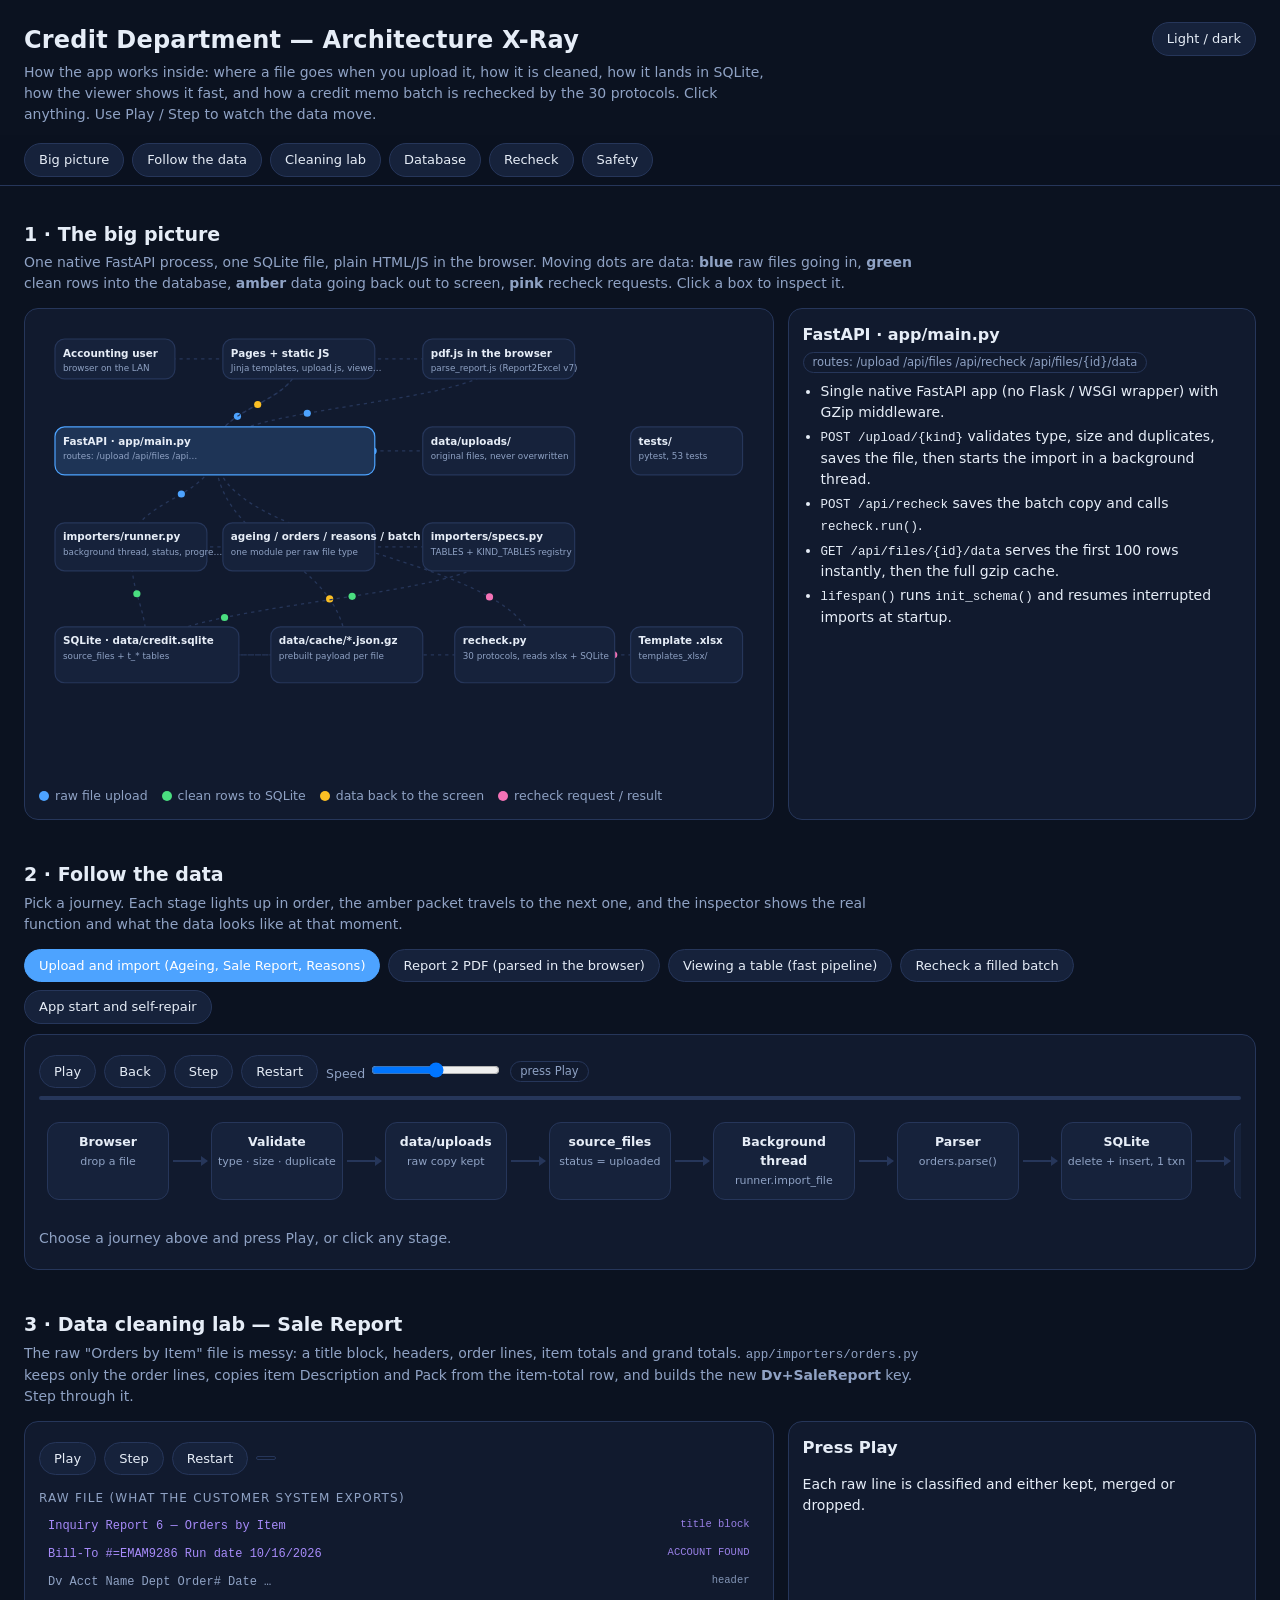
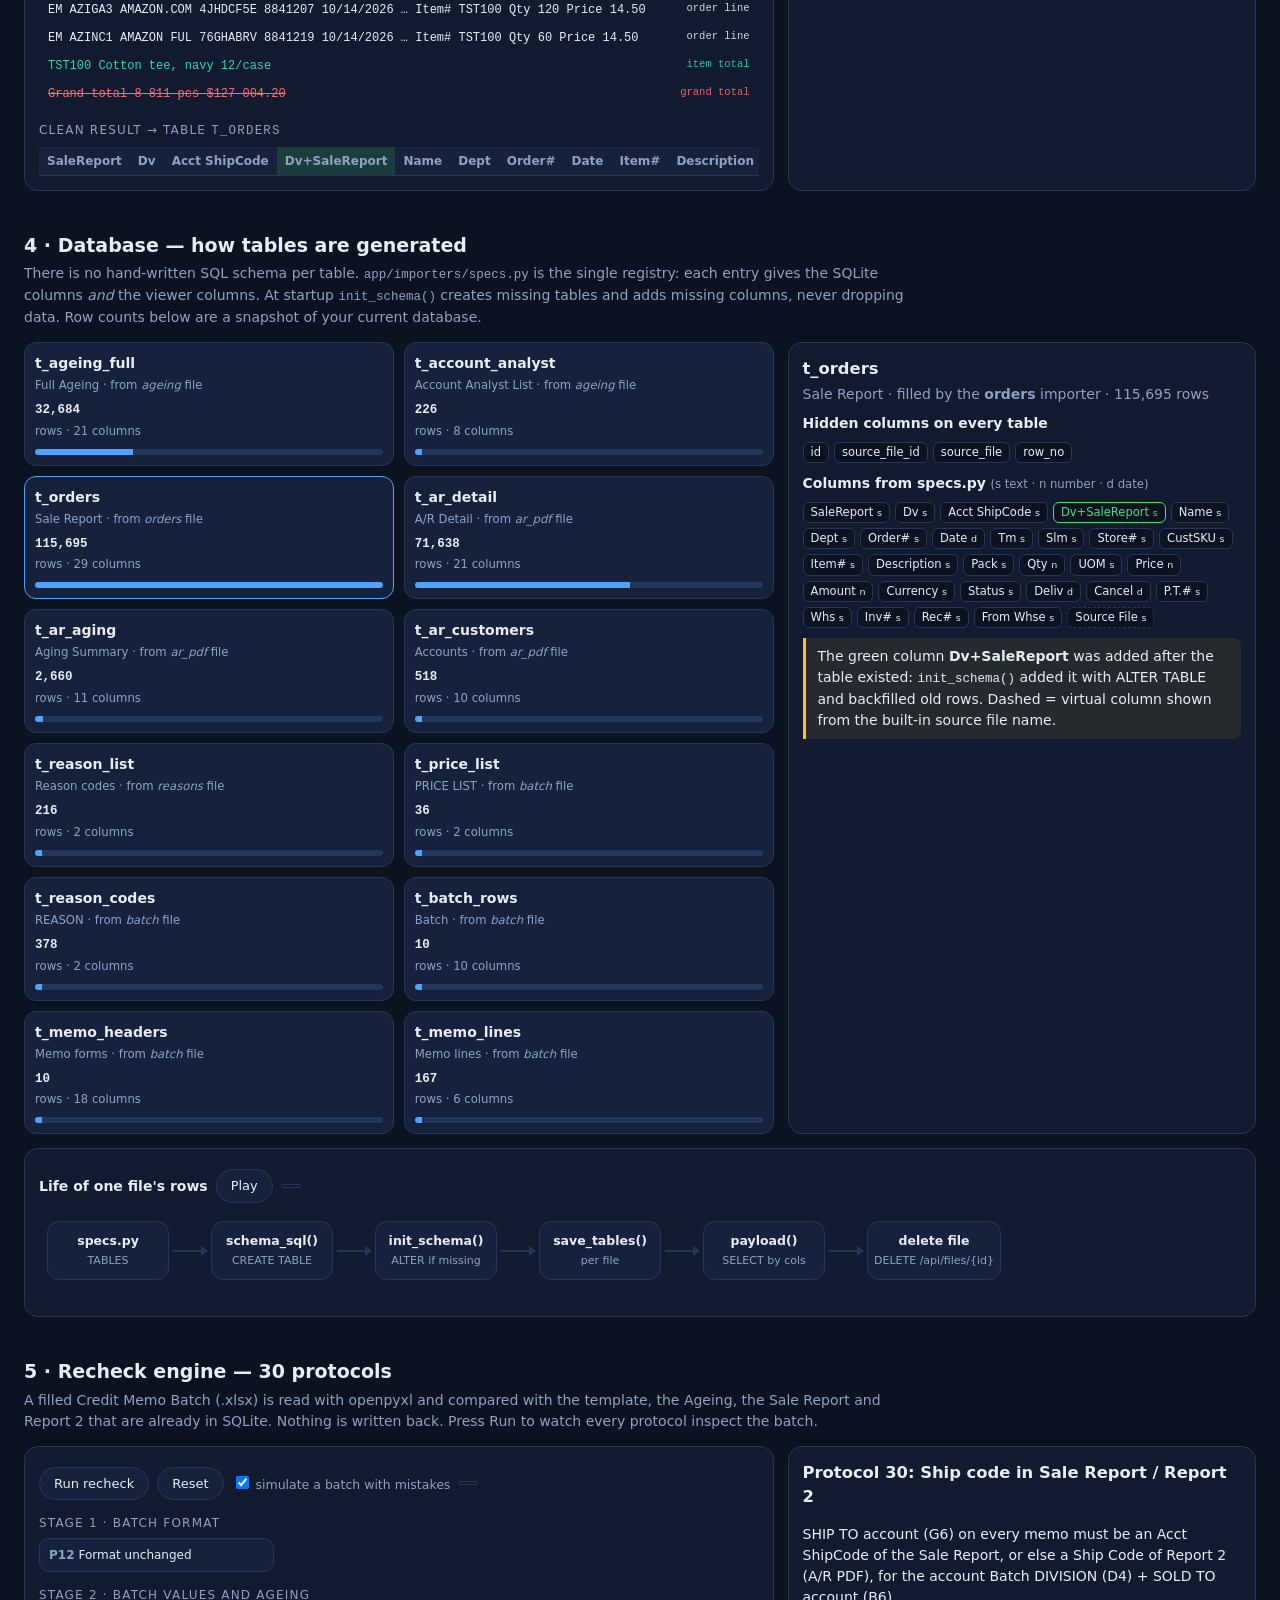
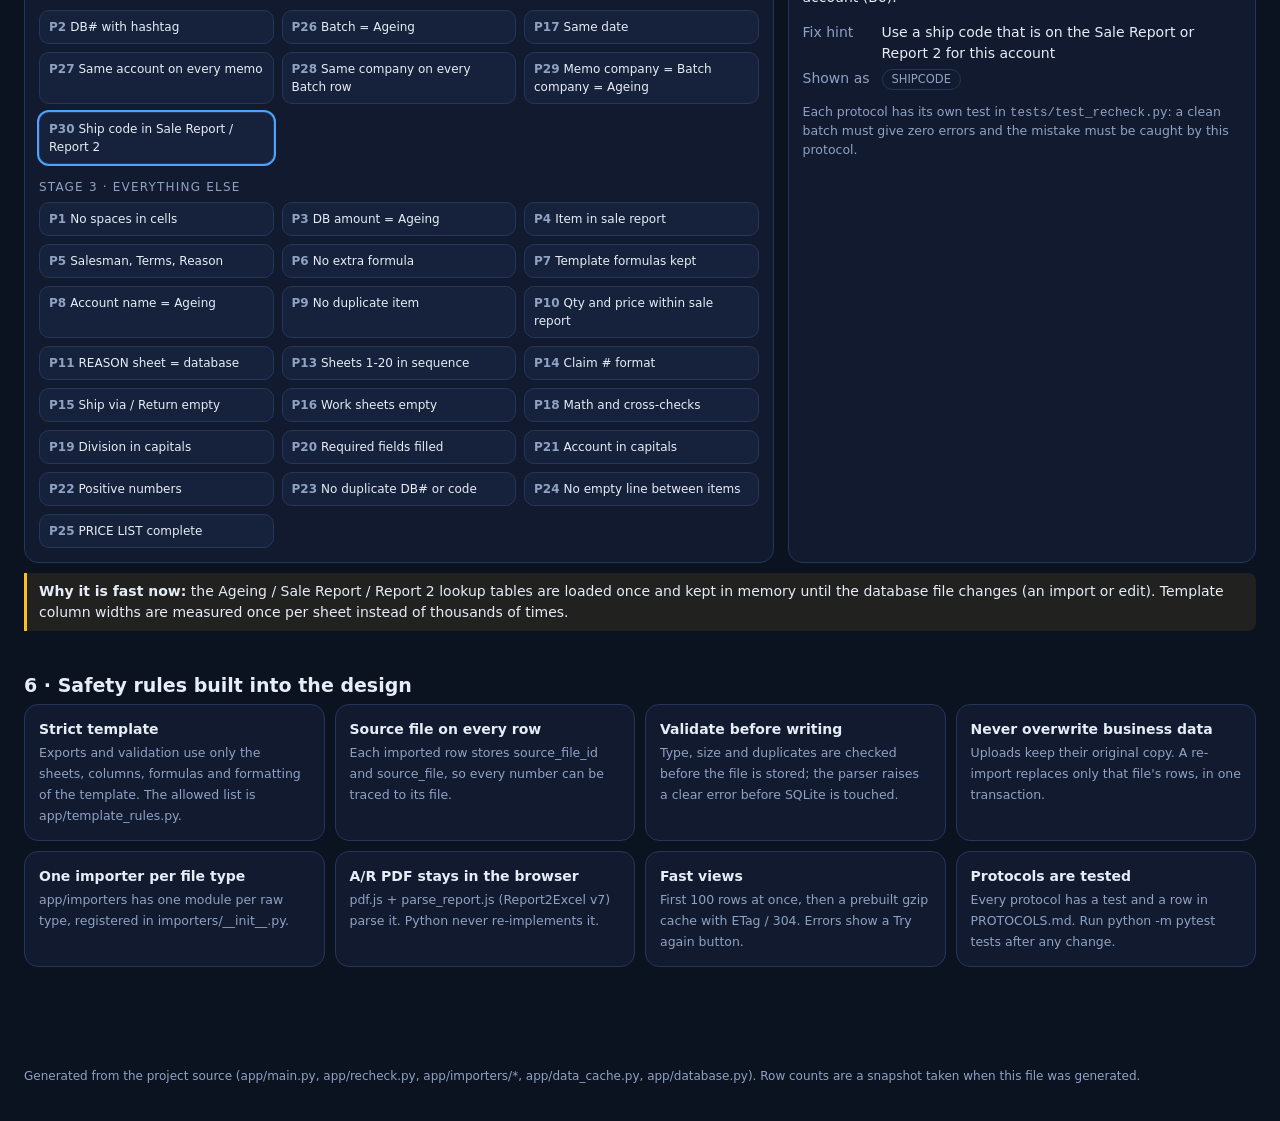
<file: architecture/architecture.html>
<!doctype html>
<html lang="en">
<head>
<meta charset="utf-8">
<meta name="viewport" content="width=device-width,initial-scale=1">
<title>Credit Department - Architecture X-Ray</title>
<style>
:root{
  --bg:#0b1220;--panel:#111a2e;--panel2:#16223b;--line:#26365a;--ink:#e6edf7;--muted:#8fa2c4;
  --blue:#4da3ff;--teal:#2dd4bf;--green:#4ade80;--amber:#fbbf24;--red:#f87171;--violet:#a78bfa;--pink:#f472b6;
}
:root[data-theme="light"]{
  --bg:#f3f6fb;--panel:#ffffff;--panel2:#eef3fb;--line:#d3dcec;--ink:#14213d;--muted:#5b6b8c;
  --blue:#1d6fd8;--teal:#0d9488;--green:#16a34a;--amber:#b7791f;--red:#dc2626;--violet:#7c3aed;--pink:#db2777;
}
*{box-sizing:border-box}
body{margin:0;background:var(--bg);color:var(--ink);font:14px/1.5 "Segoe UI",system-ui,sans-serif}
header{padding:22px 24px 10px;max-width:1280px;margin:0 auto;display:flex;gap:16px;align-items:flex-start;justify-content:space-between;flex-wrap:wrap}
h1{margin:0;font-size:24px;letter-spacing:.2px}
header p{margin:4px 0 0;color:var(--muted);max-width:760px}
.btn{background:var(--panel2);color:var(--ink);border:1px solid var(--line);border-radius:999px;padding:6px 14px;font:inherit;font-size:13px;cursor:pointer}
.btn:hover{border-color:var(--blue)}
.btn.on{background:var(--blue);color:#fff;border-color:var(--blue)}
nav{position:sticky;top:0;z-index:5;background:color-mix(in srgb,var(--bg) 92%,transparent);backdrop-filter:blur(8px);border-bottom:1px solid var(--line)}
nav .in{max-width:1280px;margin:0 auto;padding:8px 24px;display:flex;gap:8px;flex-wrap:wrap}
main{max-width:1280px;margin:0 auto;padding:8px 24px 60px}
section{margin:26px 0 40px}
section>h2{margin:0 0 4px;font-size:19px}
section>p.lead{margin:0 0 14px;color:var(--muted);max-width:900px}
.card{background:var(--panel);border:1px solid var(--line);border-radius:14px;padding:14px}
.grid2{display:grid;grid-template-columns:minmax(0,1.6fr) minmax(0,1fr);gap:14px}
@media(max-width:920px){.grid2{grid-template-columns:1fr}}
code,.mono{font-family:Consolas,"Cascadia Mono",monospace;font-size:12.5px}
.tag{display:inline-block;border:1px solid var(--line);border-radius:999px;padding:1px 9px;font-size:11.5px;color:var(--muted)}
svg text{font-family:"Segoe UI",system-ui,sans-serif}
/* big picture */
.node rect{fill:var(--panel2);stroke:var(--line);stroke-width:1.5;transition:.2s}
.node:hover rect,.node.sel rect{stroke:var(--blue);fill:color-mix(in srgb,var(--blue) 14%,var(--panel2))}
.node{cursor:pointer}
.node .t{fill:var(--ink);font-size:13px;font-weight:700}
.node .s{fill:var(--muted);font-size:11px}
.edge{stroke:var(--line);stroke-width:1.6;fill:none;stroke-dasharray:4 5}
.lane-label{fill:var(--muted);font-size:11px;letter-spacing:1.4px;text-transform:uppercase}
.legend{display:flex;gap:14px;flex-wrap:wrap;margin-top:10px;color:var(--muted);font-size:12.5px}
.legend i{display:inline-block;width:10px;height:10px;border-radius:50%;margin-right:6px;vertical-align:-1px}
#nodeInfo h3{margin:0 0 4px;font-size:16px}
#nodeInfo ul{margin:8px 0 0;padding-left:18px}
#nodeInfo li{margin:3px 0}
/* flow */
.lane{display:flex;align-items:stretch;gap:0;overflow-x:auto;padding:14px 4px 22px;position:relative}
.stage{flex:0 0 auto;min-width:130px;max-width:150px;text-align:center;position:relative;padding:0 4px}
.stage .box{background:var(--panel2);border:1.5px solid var(--line);border-radius:12px;padding:10px 6px;transition:.25s;height:100%}
.stage .box b{display:block;font-size:12.5px}
.stage .box span{display:block;font-size:11px;color:var(--muted);margin-top:2px}
.stage.active .box{border-color:var(--teal);background:color-mix(in srgb,var(--teal) 15%,var(--panel2));transform:translateY(-3px);box-shadow:0 6px 18px rgba(0,0,0,.25)}
.stage.done .box{border-color:color-mix(in srgb,var(--green) 55%,var(--line))}
.arrow{flex:0 0 34px;align-self:center;height:2px;background:var(--line);position:relative}
.arrow::after{content:"";position:absolute;right:-1px;top:-4px;border-left:7px solid var(--line);border-top:5px solid transparent;border-bottom:5px solid transparent}
.arrow.live{background:var(--teal)}
.arrow.live::after{border-left-color:var(--teal)}
.packet{position:absolute;top:50%;width:14px;height:14px;margin:-7px 0 0 -7px;border-radius:50%;background:var(--amber);box-shadow:0 1px 3px rgba(0,0,0,.4);transition:left .7s ease;pointer-events:none;z-index:3;left:0}
.ctrl{display:flex;gap:8px;align-items:center;flex-wrap:wrap;margin:6px 0 4px}
.ctrl label{color:var(--muted);font-size:12.5px}
.flowtabs{display:flex;gap:8px;flex-wrap:wrap;margin-bottom:10px}
.stepbox h3{margin:0;font-size:16px}
.stepbox p{margin:6px 0}
.stepbox .where{color:var(--teal)}
pre.data{margin:8px 0 0;background:var(--bg);border:1px solid var(--line);border-radius:10px;padding:10px;overflow:auto;max-height:230px;font-size:12px;line-height:1.45;white-space:pre}
.progress{height:4px;background:var(--line);border-radius:4px;overflow:hidden;margin:8px 0}
.progress i{display:block;height:100%;width:0;background:var(--teal);transition:width .4s}
/* cleaning lab */
table.t{border-collapse:collapse;width:100%;font-size:12px}
table.t th{background:var(--panel2);text-align:left;padding:5px 8px;border-bottom:1px solid var(--line);color:var(--muted);font-weight:600;white-space:nowrap}
table.t td{padding:4px 8px;border-bottom:1px solid var(--line);white-space:nowrap}
.rawrow{padding:3px 8px;border-radius:6px;margin:2px 0;border:1px solid transparent;transition:.35s;font-family:Consolas,monospace;font-size:12px;white-space:nowrap;overflow:hidden;text-overflow:ellipsis}
.rawrow.hit{border-color:var(--amber);background:color-mix(in srgb,var(--amber) 14%,transparent)}
.rawrow.k-title{color:var(--violet)}.rawrow.k-head{color:var(--muted)}.rawrow.k-line{color:var(--ink)}.rawrow.k-total{color:var(--teal)}.rawrow.k-grand{color:var(--red);text-decoration:line-through}
.rawrow .lab{float:right;font-size:10.5px;margin-left:8px;opacity:.9}
.newcol{background:color-mix(in srgb,var(--green) 18%,transparent)!important;color:var(--green);font-weight:700}
.flash{animation:fl 1s}
@keyframes fl{from{background:color-mix(in srgb,var(--amber) 55%,transparent)}to{background:transparent}}
/* database */
.tables{display:grid;grid-template-columns:repeat(auto-fill,minmax(250px,1fr));gap:10px}
.tbl{background:var(--panel2);border:1px solid var(--line);border-radius:12px;padding:10px;cursor:pointer;transition:.2s}
.tbl:hover,.tbl.sel{border-color:var(--blue)}
.tbl b{display:block}
.tbl small{color:var(--muted)}
.bar{height:6px;border-radius:6px;background:var(--line);margin-top:8px;overflow:hidden}
.bar i{display:block;height:100%;background:var(--blue);width:0;transition:width 1.2s ease}
.cols{display:flex;flex-wrap:wrap;gap:5px;margin-top:8px}
.cols span{border:1px solid var(--line);border-radius:6px;padding:1px 7px;font-size:11.5px;background:var(--bg)}
.cols span.new{border-color:var(--green);color:var(--green)}
.cols span.virt{border-style:dashed}
/* recheck */
.pgrid{display:grid;grid-template-columns:repeat(auto-fill,minmax(210px,1fr));gap:8px}
.pc{background:var(--panel2);border:1.5px solid var(--line);border-radius:10px;padding:7px 9px;font-size:12px;transition:.3s;position:relative;cursor:pointer}
.pc b{color:var(--muted);margin-right:4px}
.pc.run{border-color:var(--amber);background:color-mix(in srgb,var(--amber) 14%,var(--panel2))}
.pc.ok{border-color:var(--green)}
.pc.bad{border-color:var(--red);background:color-mix(in srgb,var(--red) 12%,var(--panel2))}
.pc.ok::after{content:"PASS";position:absolute;right:8px;top:6px;font-size:10px;color:var(--green)}
.pc.bad::after{content:"ERROR";position:absolute;right:8px;top:6px;font-size:10px;color:var(--red)}
.pc.sel{outline:2px solid var(--blue)}
.stagehd{margin:14px 0 6px;font-size:12px;letter-spacing:1.2px;text-transform:uppercase;color:var(--muted)}
.kv{display:grid;grid-template-columns:auto 1fr;gap:4px 12px;margin:0}
.kv dt{color:var(--muted)}.kv dd{margin:0}
.callout{border-left:3px solid var(--amber);background:color-mix(in srgb,var(--amber) 9%,transparent);padding:8px 12px;border-radius:0 8px 8px 0;margin:10px 0;color:var(--ink)}
.rule{display:grid;grid-template-columns:repeat(auto-fill,minmax(260px,1fr));gap:10px}
.rule .card b{display:block;margin-bottom:2px}
.rule .card span{color:var(--muted);font-size:12.5px}
footer{max-width:1280px;margin:0 auto;padding:0 24px 40px;color:var(--muted);font-size:12px}
@media(prefers-reduced-motion:reduce){*{animation:none!important;transition:none!important}}
</style>
</head>
<body>
<header>
  <div>
    <h1>Credit Department &mdash; Architecture X-Ray</h1>
    <p>How the app works inside: where a file goes when you upload it, how it is cleaned, how it lands in SQLite, how the viewer shows it fast, and how a credit memo batch is rechecked by the 30 protocols. Click anything. Use Play / Step to watch the data move.</p>
  </div>
  <button class="btn" id="theme">Light / dark</button>
</header>
<nav><div class="in" id="nav"></div></nav>
<main>

<section id="s1">
  <h2>1 &middot; The big picture</h2>
  <p class="lead">One native FastAPI process, one SQLite file, plain HTML/JS in the browser. Moving dots are data: <b>blue</b> raw files going in, <b>green</b> clean rows into the database, <b>amber</b> data going back out to screen, <b>pink</b> recheck requests. Click a box to inspect it.</p>
  <div class="grid2">
    <div class="card">
      <svg id="big" viewBox="0 0 900 560" width="100%" role="img" aria-label="Architecture diagram"></svg>
      <div class="legend">
        <span><i style="background:var(--blue)"></i>raw file upload</span>
        <span><i style="background:var(--green)"></i>clean rows to SQLite</span>
        <span><i style="background:var(--amber)"></i>data back to the screen</span>
        <span><i style="background:var(--pink)"></i>recheck request / result</span>
      </div>
    </div>
    <div class="card" id="nodeInfo"></div>
  </div>
</section>

<section id="s2">
  <h2>2 &middot; Follow the data</h2>
  <p class="lead">Pick a journey. Each stage lights up in order, the amber packet travels to the next one, and the inspector shows the real function and what the data looks like at that moment.</p>
  <div class="flowtabs" id="flowtabs"></div>
  <div class="card">
    <div class="ctrl">
      <button class="btn" id="fPlay">Play</button>
      <button class="btn" id="fPrev">Back</button>
      <button class="btn" id="fNext">Step</button>
      <button class="btn" id="fReset">Restart</button>
      <label>Speed <input type="range" id="fSpeed" min="1" max="5" value="3"></label>
      <span class="tag" id="fCount"></span>
    </div>
    <div class="progress"><i id="fBar"></i></div>
    <div class="lane" id="lane"></div>
    <div class="stepbox" id="stepbox"></div>
  </div>
</section>

<section id="s3">
  <h2>3 &middot; Data cleaning lab &mdash; Sale Report</h2>
  <p class="lead">The raw "Orders by Item" file is messy: a title block, headers, order lines, item totals and grand totals. <code>app/importers/orders.py</code> keeps only the order lines, copies item Description and Pack from the item-total row, and builds the new <b>Dv+SaleReport</b> key. Step through it.</p>
  <div class="grid2">
    <div class="card">
      <div class="ctrl">
        <button class="btn" id="cPlay">Play</button>
        <button class="btn" id="cStep">Step</button>
        <button class="btn" id="cReset">Restart</button>
        <span class="tag" id="cTag"></span>
      </div>
      <div class="stagehd">Raw file (what the customer system exports)</div>
      <div id="raw"></div>
      <div class="stagehd">Clean result &rarr; table <code>t_orders</code></div>
      <div style="overflow:auto"><table class="t" id="clean"></table></div>
    </div>
    <div class="card" id="cNote"></div>
  </div>
</section>

<section id="s4">
  <h2>4 &middot; Database &mdash; how tables are generated</h2>
  <p class="lead">There is no hand-written SQL schema per table. <code>app/importers/specs.py</code> is the single registry: each entry gives the SQLite columns <i>and</i> the viewer columns. At startup <code>init_schema()</code> creates missing tables and adds missing columns, never dropping data. Row counts below are a snapshot of your current database.</p>
  <div class="grid2">
    <div>
      <div class="tables" id="tables"></div>
    </div>
    <div class="card" id="tblInfo"></div>
  </div>
  <div class="card" style="margin-top:14px">
    <div class="ctrl"><b>Life of one file's rows</b>
      <button class="btn" id="dPlay">Play</button><span class="tag" id="dTag"></span></div>
    <div class="lane" id="dlane"></div>
    <div class="stepbox" id="dstep"></div>
  </div>
</section>

<section id="s5">
  <h2>5 &middot; Recheck engine &mdash; 30 protocols</h2>
  <p class="lead">A filled Credit Memo Batch (.xlsx) is read with openpyxl and compared with the template, the Ageing, the Sale Report and Report 2 that are already in SQLite. Nothing is written back. Press Run to watch every protocol inspect the batch.</p>
  <div class="grid2">
    <div class="card">
      <div class="ctrl">
        <button class="btn" id="rRun">Run recheck</button>
        <button class="btn" id="rReset">Reset</button>
        <label><input type="checkbox" id="rErr" checked> simulate a batch with mistakes</label>
        <span class="tag" id="rTag"></span>
      </div>
      <div id="pgrid"></div>
    </div>
    <div class="card" id="pInfo"></div>
  </div>
  <div class="callout"><b>Why it is fast now:</b> the Ageing / Sale Report / Report 2 lookup tables are loaded once and kept in memory until the database file changes (an import or edit). Template column widths are measured once per sheet instead of thousands of times.</div>
</section>

<section id="s6">
  <h2>6 &middot; Safety rules built into the design</h2>
  <div class="rule" id="rules"></div>
</section>

</main>
<footer>Generated from the project source (app/main.py, app/recheck.py, app/importers/*, app/data_cache.py, app/database.py). Row counts are a snapshot taken when this file was generated.</footer>

<script>
const PROTOCOLS = [{"n": 1, "title": "No spaces in cells", "rule": "No space before or after the text in any cell, on every sheet. A cell with only a space is also wrong.", "fix": "Remove the extra space (press Delete)", "tag": "P1"}, {"n": 2, "title": "DB# with hashtag", "rule": "DB#123456 (or IN#123456). The # is a must. Same number on the Batch sheet and the memo sheet.", "fix": "Write it with the hashtag, like DB#123456, the same on Batch and memo", "tag": "P2"}, {"n": 3, "title": "DB amount = Ageing", "rule": "The DB number must exist in the Ageing and the memo amount must equal the Ageing amount.", "fix": "Check the DB in the Ageing first; the memo amount must be the same", "tag": "P3"}, {"n": 4, "title": "Item in sale report", "rule": "Every item on the memo must be in the sale report of the same account.", "fix": "Use an item that was sold to this account", "tag": "P4"}, {"n": 5, "title": "Salesman, Terms, Reason", "rule": "All four filled. Salesman and Terms match the account. Reason and code are exactly (case sensitive) as in the REASON sheet.", "fix": "Fill it in; use the code and exact text from the REASON sheet", "tag": "P5"}, {"n": 6, "title": "No extra formula", "rule": "Only the Batch total cell has a formula on the Batch sheet. Nothing else may be added anywhere.", "fix": "Delete the extra formula and type the value by hand", "tag": "P6"}, {"n": 7, "title": "Template formulas kept", "rule": "VLOOKUP, price x quantity, SUBTOTAL and TOTAL must stay on every memo.", "fix": "Restore the template formula", "tag": "P7"}, {"n": 8, "title": "Account name = Ageing", "rule": "SOLD TO name and account, and the Batch COMPANY, must be the same as in the Ageing.", "fix": "Copy the account name and number from the Ageing", "tag": "P8"}, {"n": 9, "title": "No duplicate item", "rule": "One item once on the PRICE LIST, and once per memo.", "fix": "Keep each item only once", "tag": "P9"}, {"n": 10, "title": "Qty and price within sale report", "rule": "Memo quantity and price must not be more than the sale report. Less is allowed.", "fix": "Use a quantity and price not more than the sale report", "tag": "P10"}, {"n": 11, "title": "REASON sheet = database", "rule": "The REASON sheet of the file must match the Reason codes list imported in the DataBase Room (case does not matter). Then every memo reason and code must match that REASON sheet exactly (case sensitive).", "fix": "Make the REASON sheet the same as the Reason codes database", "tag": "D_P11"}, {"n": 12, "title": "Format unchanged", "rule": "The template sheets, labels and layout are intact: required sheets, no extra sheets, Batch and memo labels, Batch total formula.", "fix": "Use the template as it is; do not rename, delete or add sheets or labels", "tag": "FORMAT"}, {"n": 13, "title": "Sheets 1-20 in sequence", "rule": "1 to 20 memo sheets numbered 1, 2, 3 without gaps. Batch rows numbered 1, 2, 3 and as many as memo sheets.", "fix": "Number the memo sheets 1, 2, 3... and keep one Batch row per memo", "tag": "SEQ"}, {"n": 14, "title": "Claim # format", "rule": "CUSTOMER CLAIM # is '<Reason> : <claim no.>', or just '<Reason>' when there is no claim number.", "fix": "Write it like: Reason : claim number (or only the Reason)", "tag": "CLAIM"}, {"n": 15, "title": "Ship via / Return empty", "rule": "The RETURN cell on the Batch sheet and SHIPPED VIA on every memo must be empty.", "fix": "Clear the cell", "tag": "EMPTY"}, {"n": 16, "title": "Work sheets empty", "rule": "Work1, Work2 and Work3 must have no data.", "fix": "Clear the Work sheets", "tag": "WORK"}, {"n": 17, "title": "Same date", "rule": "Every Batch row date and every memo date is filled and equals the batch DATE.", "fix": "Use the batch date in every date cell", "tag": "DATE"}, {"n": 18, "title": "Math and cross-checks", "rule": "Line amount = PCS x price, SUBTOTAL, TOTAL, Batch total, and Batch row = memo (amount, claim #).", "fix": "Correct the amount so the math agrees", "tag": "MATH"}, {"n": 19, "title": "Division in capitals", "rule": "The DIVISION on the Batch sheet is two letters, both in capitals (EV, not Ev).", "fix": "Type the division with both letters in capitals, like EV", "tag": "DIVISION"}, {"n": 20, "title": "Required fields filled", "rule": "Batch number and DATE, COMPANY on every Batch row, and SOLD TO name and account on every memo are filled in.", "fix": "Fill it in", "tag": "REQUIRED"}, {"n": 21, "title": "Account in capitals", "rule": "SOLD TO and SHIP TO account numbers are written in capitals with no spaces (AM9286). Style numbers in small letters show as a note.", "fix": "Write the account in capitals without spaces", "tag": "CAPS"}, {"n": 22, "title": "Positive numbers", "rule": "PCS is a whole number above zero, price and amounts are above zero, and GST/HST, freight and adjustment are numbers.", "fix": "Use a whole number above zero for PCS and an amount above zero", "tag": "POSITIVE"}, {"n": 23, "title": "No duplicate DB# or code", "rule": "A DB# may be on only one Batch row. A reason code may be on the REASON sheet only once.", "fix": "Keep each DB# and each reason code only once", "tag": "DUPLICATE"}, {"n": 24, "title": "No empty line between items", "rule": "On a memo the items follow each other with no empty line between them.", "fix": "Move the items up so there is no empty line between them", "tag": "GAPS"}, {"n": 25, "title": "PRICE LIST complete", "rule": "Every item on the PRICE LIST has a description.", "fix": "Add the description of the item on the PRICE LIST", "tag": "PRICELIST"}, {"n": 26, "title": "Batch = Ageing", "rule": "Every Batch row: DB# is in the Ageing Ref#; AMOUNT = Ageing Total; COMPANY = Ageing Name; CLAIM # = Ageing Claim#. (The DATE must be the batch DATE: see Same date.)", "fix": "Copy the value from the Ageing", "tag": "AGEING"}, {"n": 27, "title": "Same account on every memo", "rule": "SOLD TO name and account and SHIP TO name and account are exactly the same on every memo sheet of the batch (the DATE too: see Same date).", "fix": "Use the same SOLD TO and SHIP TO on every memo", "tag": "SAMEMEMO"}, {"n": 28, "title": "Same company on every Batch row", "rule": "The COMPANY on every Batch row is exactly the same (the first row is the reference).", "fix": "Write the same company name on every Batch row", "tag": "SAMECOMPANY"}, {"n": 29, "title": "Memo company = Batch company = Ageing", "rule": "SOLD TO name (B4) on every memo is exactly the same as the Batch COMPANY and as the Ageing Name of the account.", "fix": "Copy the Ageing name into SOLD TO on every memo and into the Batch COMPANY", "tag": "MEMOCOMPANY"}, {"n": 30, "title": "Ship code in Sale Report / Report 2", "rule": "SHIP TO account (G6) on every memo must be an Acct ShipCode of the Sale Report, or else a Ship Code of Report 2 (A/R PDF), for the account Batch DIVISION (D4) + SOLD TO account (B6).", "fix": "Use a ship code that is on the Sale Report or Report 2 for this account", "tag": "SHIPCODE"}];
const TABLES = [{"id": "ageing_full", "title": "Full Ageing", "kind": "ageing", "rows": 32684, "cols": [{"key": "acct", "label": "Acct", "type": "s", "sum": false, "virt": false}, {"key": "div", "label": "Div", "type": "s", "sum": false, "virt": false}, {"key": "name", "label": "Name", "type": "s", "sum": false, "virt": false}, {"key": "ref_no", "label": "Ref#", "type": "s", "sum": false, "virt": false}, {"key": "ref_type", "label": "Ref Type", "type": "s", "sum": false, "virt": false}, {"key": "date", "label": "Date", "type": "d", "sum": false, "virt": false}, {"key": "due_date", "label": "Due Date", "type": "d", "sum": false, "virt": false}, {"key": "order_no", "label": "Order#", "type": "s", "sum": false, "virt": false}, {"key": "total", "label": "Total", "type": "n", "sum": true, "virt": false}, {"key": "current", "label": "Current", "type": "n", "sum": false, "virt": false}, {"key": "d1_30", "label": "1-30 Days", "type": "n", "sum": false, "virt": false}, {"key": "d31_60", "label": "31-60 Days", "type": "n", "sum": false, "virt": false}, {"key": "d61_90", "label": "61-90 Days", "type": "n", "sum": false, "virt": false}, {"key": "over90", "label": "Over 90 Days", "type": "n", "sum": false, "virt": false}, {"key": "claim_no", "label": "Claim#", "type": "s", "sum": false, "virt": false}, {"key": "comment", "label": "Comment", "type": "s", "sum": false, "virt": false}, {"key": "assigned", "label": "Assigned Person", "type": "s", "sum": false, "virt": false}, {"key": "status", "label": "Status", "type": "s", "sum": false, "virt": false}, {"key": "check_no", "label": "Check#", "type": "s", "sum": false, "virt": false}, {"key": "check_amt", "label": "Check Amt", "type": "n", "sum": false, "virt": false}, {"key": "check_date", "label": "Check Date", "type": "d", "sum": false, "virt": false}]}, {"id": "account_analyst", "title": "Account Analyst List", "kind": "ageing", "rows": 226, "cols": [{"key": "division", "label": "Division", "type": "s", "sum": false, "virt": false}, {"key": "acct", "label": "Acct", "type": "s", "sum": false, "virt": false}, {"key": "company", "label": "Company Name", "type": "s", "sum": false, "virt": false}, {"key": "analyst", "label": "Analyst", "type": "s", "sum": false, "virt": false}, {"key": "terms", "label": "Terms", "type": "s", "sum": false, "virt": false}, {"key": "slm", "label": "SLM", "type": "s", "sum": false, "virt": false}, {"key": "vendor", "label": "Vendor#", "type": "s", "sum": false, "virt": false}, {"key": "assigned", "label": "Assigned Person", "type": "s", "sum": false, "virt": false}]}, {"id": "orders", "title": "Sale Report", "kind": "orders", "rows": 115695, "cols": [{"key": "sale_report", "label": "SaleReport", "type": "s", "sum": false, "virt": false}, {"key": "dv", "label": "Dv", "type": "s", "sum": false, "virt": false}, {"key": "acct", "label": "Acct ShipCode", "type": "s", "sum": false, "virt": false}, {"key": "dv_sale_report", "label": "Dv+SaleReport", "type": "s", "sum": false, "virt": false}, {"key": "name", "label": "Name", "type": "s", "sum": false, "virt": false}, {"key": "dept", "label": "Dept", "type": "s", "sum": false, "virt": false}, {"key": "order_no", "label": "Order#", "type": "s", "sum": false, "virt": false}, {"key": "date", "label": "Date", "type": "d", "sum": false, "virt": false}, {"key": "tm", "label": "Tm", "type": "s", "sum": false, "virt": false}, {"key": "slm", "label": "Slm", "type": "s", "sum": false, "virt": false}, {"key": "store_no", "label": "Store#", "type": "s", "sum": false, "virt": false}, {"key": "cust_sku", "label": "CustSKU", "type": "s", "sum": false, "virt": false}, {"key": "item_no", "label": "Item#", "type": "s", "sum": false, "virt": false}, {"key": "item_name", "label": "Description", "type": "s", "sum": false, "virt": false}, {"key": "pack", "label": "Pack", "type": "s", "sum": false, "virt": false}, {"key": "qty", "label": "Qty", "type": "n", "sum": true, "virt": false}, {"key": "uom", "label": "UOM", "type": "s", "sum": false, "virt": false}, {"key": "price", "label": "Price", "type": "n", "sum": false, "virt": false}, {"key": "amount", "label": "Amount", "type": "n", "sum": true, "virt": false}, {"key": "currency", "label": "Currency", "type": "s", "sum": false, "virt": false}, {"key": "status", "label": "Status", "type": "s", "sum": false, "virt": false}, {"key": "deliv", "label": "Deliv", "type": "d", "sum": false, "virt": false}, {"key": "cancel", "label": "Cancel", "type": "d", "sum": false, "virt": false}, {"key": "pt_no", "label": "P.T.#", "type": "s", "sum": false, "virt": false}, {"key": "whs", "label": "Whs", "type": "s", "sum": false, "virt": false}, {"key": "inv_no", "label": "Inv#", "type": "s", "sum": false, "virt": false}, {"key": "rec_no", "label": "Rec#", "type": "s", "sum": false, "virt": false}, {"key": "from_whse", "label": "From Whse", "type": "s", "sum": false, "virt": false}, {"key": "source_file", "label": "Source File", "type": "s", "sum": false, "virt": true}]}, {"id": "ar_detail", "title": "A/R Detail", "kind": "ar_pdf", "rows": 71638, "cols": [{"key": "page", "label": "Pg#", "type": "n", "sum": false, "virt": false}, {"key": "acct", "label": "Acct", "type": "s", "sum": false, "virt": false}, {"key": "dv", "label": "Div", "type": "s", "sum": false, "virt": false}, {"key": "customer", "label": "Name", "type": "s", "sum": false, "virt": false}, {"key": "ref", "label": "Ref#", "type": "s", "sum": false, "virt": false}, {"key": "type", "label": "Ref Type", "type": "s", "sum": false, "virt": false}, {"key": "date", "label": "Date", "type": "d", "sum": false, "virt": false}, {"key": "due", "label": "Due Date", "type": "d", "sum": false, "virt": false}, {"key": "order", "label": "Order#", "type": "s", "sum": false, "virt": false}, {"key": "past", "label": "Past", "type": "s", "sum": false, "virt": false}, {"key": "amount", "label": "Amount", "type": "n", "sum": true, "virt": false}, {"key": "claim", "label": "Claim#", "type": "s", "sum": false, "virt": false}, {"key": "ship", "label": "Ship Code", "type": "s", "sum": false, "virt": false}, {"key": "cust_code", "label": "Cust Code", "type": "s", "sum": false, "virt": false}, {"key": "terms", "label": "Terms", "type": "s", "sum": false, "virt": false}, {"key": "slm", "label": "SLM", "type": "s", "sum": false, "virt": false}, {"key": "vendor", "label": "Vendor#", "type": "s", "sum": false, "virt": false}, {"key": "pd_date", "label": "Pd. Date", "type": "d", "sum": false, "virt": false}, {"key": "check", "label": "Check#", "type": "s", "sum": false, "virt": false}, {"key": "check_amt", "label": "Check Amt", "type": "n", "sum": false, "virt": false}, {"key": "check_date", "label": "Check Date", "type": "d", "sum": false, "virt": false}]}, {"id": "ar_aging", "title": "Aging Summary", "kind": "ar_pdf", "rows": 2660, "cols": [{"key": "page", "label": "Pg#", "type": "n", "sum": false, "virt": false}, {"key": "scope", "label": "Account", "type": "s", "sum": false, "virt": false}, {"key": "cust_code", "label": "Cust Code", "type": "s", "sum": false, "virt": false}, {"key": "name", "label": "Customer", "type": "s", "sum": false, "virt": false}, {"key": "type", "label": "Type", "type": "s", "sum": false, "virt": false}, {"key": "total", "label": "Total", "type": "n", "sum": false, "virt": false}, {"key": "current", "label": "Current", "type": "n", "sum": false, "virt": false}, {"key": "d1_30", "label": "1 - 30 Days", "type": "n", "sum": false, "virt": false}, {"key": "d31_60", "label": "31 - 60 Days", "type": "n", "sum": false, "virt": false}, {"key": "d61_90", "label": "61 - 90 Days", "type": "n", "sum": false, "virt": false}, {"key": "over90", "label": "Over 90 Days", "type": "n", "sum": false, "virt": false}]}, {"id": "ar_customers", "title": "Accounts", "kind": "ar_pdf", "rows": 518, "cols": [{"key": "page", "label": "Pg#", "type": "n", "sum": false, "virt": false}, {"key": "code", "label": "Cust Code", "type": "s", "sum": false, "virt": false}, {"key": "name", "label": "Customer", "type": "s", "sum": false, "virt": false}, {"key": "terms", "label": "Terms", "type": "s", "sum": false, "virt": false}, {"key": "slm", "label": "SLM", "type": "s", "sum": false, "virt": false}, {"key": "vendor", "label": "Vendor#", "type": "s", "sum": false, "virt": false}, {"key": "balance", "label": "Balance", "type": "n", "sum": true, "virt": false}, {"key": "mtd", "label": "M-T-D Sales", "type": "n", "sum": false, "virt": false}, {"key": "ytd", "label": "Y-T-D Sales", "type": "n", "sum": false, "virt": false}, {"key": "ytd_ret", "label": "Y-T-D Retns", "type": "n", "sum": false, "virt": false}]}, {"id": "reason_list", "title": "Reason codes", "kind": "reasons", "rows": 216, "cols": [{"key": "code", "label": "Reason Code", "type": "s", "sum": false, "virt": false}, {"key": "description", "label": "Description", "type": "s", "sum": false, "virt": false}]}, {"id": "price_list", "title": "PRICE LIST", "kind": "batch", "rows": 36, "cols": [{"key": "item", "label": "Item #", "type": "s", "sum": false, "virt": false}, {"key": "description", "label": "Description", "type": "s", "sum": false, "virt": false}]}, {"id": "reason_codes", "title": "REASON", "kind": "batch", "rows": 378, "cols": [{"key": "code", "label": "Code", "type": "s", "sum": false, "virt": false}, {"key": "description", "label": "Description", "type": "s", "sum": false, "virt": false}]}, {"id": "batch_rows", "title": "Batch", "kind": "batch", "rows": 10, "cols": [{"key": "no", "label": "#", "type": "n", "sum": false, "virt": false}, {"key": "company", "label": "Company", "type": "s", "sum": false, "virt": false}, {"key": "date", "label": "Date", "type": "d", "sum": false, "virt": false}, {"key": "amount", "label": "Amount", "type": "n", "sum": true, "virt": false}, {"key": "db_no", "label": "DB#", "type": "s", "sum": false, "virt": false}, {"key": "claim_no", "label": "Claim #", "type": "s", "sum": false, "virt": false}, {"key": "rt_no", "label": "RT #", "type": "s", "sum": false, "virt": false}, {"key": "rt_amount", "label": "RT Amount", "type": "n", "sum": false, "virt": false}, {"key": "discrepancy", "label": "Discrepancy", "type": "n", "sum": false, "virt": false}, {"key": "over_under", "label": "Credit Over / Under", "type": "n", "sum": false, "virt": false}]}, {"id": "memo_headers", "title": "Memo forms", "kind": "batch", "rows": 10, "cols": [{"key": "memo", "label": "Memo", "type": "n", "sum": false, "virt": false}, {"key": "date", "label": "Date", "type": "d", "sum": false, "virt": false}, {"key": "sold_to", "label": "Sold To", "type": "s", "sum": false, "virt": false}, {"key": "sold_acct", "label": "Sold Acct", "type": "s", "sum": false, "virt": false}, {"key": "ship_to", "label": "Ship To", "type": "s", "sum": false, "virt": false}, {"key": "ship_acct", "label": "Ship Acct", "type": "s", "sum": false, "virt": false}, {"key": "reason", "label": "Reason", "type": "s", "sum": false, "virt": false}, {"key": "reason_code", "label": "Reason Code", "type": "s", "sum": false, "virt": false}, {"key": "salesman", "label": "Salesman", "type": "s", "sum": false, "virt": false}, {"key": "terms", "label": "Terms", "type": "s", "sum": false, "virt": false}, {"key": "via", "label": "Shipped Via", "type": "s", "sum": false, "virt": false}, {"key": "claim", "label": "Customer Claim #", "type": "s", "sum": false, "virt": false}, {"key": "subtotal", "label": "Subtotal", "type": "n", "sum": false, "virt": false}, {"key": "gst", "label": "GST/HST", "type": "n", "sum": false, "virt": false}, {"key": "freight", "label": "Freight/Handling", "type": "n", "sum": false, "virt": false}, {"key": "adjustment", "label": "Adjustment", "type": "n", "sum": false, "virt": false}, {"key": "total", "label": "Total", "type": "n", "sum": true, "virt": false}, {"key": "db_no", "label": "Debit Memo Nos.", "type": "s", "sum": false, "virt": false}]}, {"id": "memo_lines", "title": "Memo lines", "kind": "batch", "rows": 167, "cols": [{"key": "memo", "label": "Memo", "type": "n", "sum": false, "virt": false}, {"key": "style", "label": "Style No.", "type": "s", "sum": false, "virt": false}, {"key": "qty", "label": "Quantity PCS", "type": "n", "sum": true, "virt": false}, {"key": "description", "label": "Description", "type": "s", "sum": false, "virt": false}, {"key": "price", "label": "Price", "type": "n", "sum": false, "virt": false}, {"key": "amount", "label": "Amount", "type": "n", "sum": true, "virt": false}]}];
const $=s=>document.querySelector(s), esc=s=>String(s).replace(/[&<>"]/g,c=>({'&':'&amp;','<':'&lt;','>':'&gt;','"':'&quot;'}[c]));
const sleep=ms=>new Promise(r=>setTimeout(r,ms));

/* theme + nav */
$('#theme').onclick=()=>{const r=document.documentElement;r.dataset.theme=r.dataset.theme==='light'?'dark':'light'};
[['s1','Big picture'],['s2','Follow the data'],['s3','Cleaning lab'],['s4','Database'],['s5','Recheck'],['s6','Safety']]
 .forEach(([id,t])=>{const b=document.createElement('button');b.className='btn';b.textContent=t;b.onclick=()=>document.getElementById(id).scrollIntoView({behavior:'smooth'});$('#nav').append(b)});

/* ---------- 1. big picture ---------- */
const NODES={
 user:{x:20,y:20,w:150,h:50,t:'Accounting user',s:'browser on the LAN',lane:'',
   info:['Opens the app at the host / port in <code>config.py</code> (default 192.168.2.123:8020).','Four pages: Dashboard, Upload (DataBase Room), Memo builder, Recheck.','Everything is plain HTML + JavaScript. No framework build step.']},
 pages:{x:230,y:20,w:190,h:50,t:'Pages + static JS',s:'Jinja templates, upload.js, viewer.js, recheck.js',
   info:['<code>app/templates/*.html</code> are rendered by FastAPI/Jinja2.','<code>upload.js</code> sends files, polls import status, runs pdf.js for Report 2.','<code>viewer.js</code> + <code>viewer_engine.js</code> (DataTables) show the stored tables with filters, export buttons and total rows.','<code>recheck.js</code> uploads a batch and draws the error table.']},
 pdf:{x:480,y:20,w:190,h:50,t:'pdf.js in the browser',s:'parse_report.js (Report2Excel v7)',
   info:['The A/R "Report 2" PDF is parsed <b>in the browser</b>, not in Python (project rule).','The parsed tables are posted as JSON to <code>/api/files/{id}/rows</code>.']},
 api:{x:20,y:130,w:400,h:60,t:'FastAPI  &middot;  app/main.py',s:'routes: /upload  /api/files  /api/recheck  /api/files/{id}/data',
   info:['Single native FastAPI app (no Flask / WSGI wrapper) with GZip middleware.','<code>POST /upload/{kind}</code> validates type, size and duplicates, saves the file, then starts the import in a background thread.','<code>POST /api/recheck</code> saves the batch copy and calls <code>recheck.run()</code>.','<code>GET /api/files/{id}/data</code> serves the first 100 rows instantly, then the full gzip cache.','<code>lifespan()</code> runs <code>init_schema()</code> and resumes interrupted imports at startup.']},
 uploads:{x:480,y:130,w:190,h:60,t:'data/uploads/',s:'original files, never overwritten',
   info:['Every uploaded file is kept with a timestamp prefix.','A changed file with the same name keeps the old copy and replaces only that file\'s rows.','Business data under <code>data/</code> is never deleted without approval.']},
 runner:{x:20,y:250,w:190,h:60,t:'importers/runner.py',s:'background thread, status, progress',
   info:['<code>import_file()</code> parses, then <code>save_tables()</code> deletes that file\'s old rows and bulk inserts the new ones in one transaction.','Status moves uploaded &rarr; importing &rarr; imported / failed with a readable note.','Calls <code>data_cache.invalidate()</code> before and <code>build()</code> after.']},
 imps:{x:230,y:250,w:190,h:60,t:'ageing / orders / reasons / batch',s:'one module per raw file type',
   info:['<b>ageing.py</b> Full Ageing + Account Analyst List.','<b>orders.py</b> Sale Report cleaning (see section 3).','<b>reasons.py</b> reason code list (codes upper-case, descriptions de-spaced).','<b>batch.py</b> template / filled batch workbook.','<b>common.py</b> converters: text, number, date (YYYY-MM-DD).']},
 specs:{x:480,y:250,w:190,h:60,t:'importers/specs.py',s:'TABLES + KIND_TABLES registry',
   info:['Defines every table once: key, label, type (s/n/d), options (money, sum, virt).','Drives the CREATE TABLE statements <i>and</i> the viewer columns.','Add a table here and it appears in SQLite and in the viewer.']},
 db:{x:20,y:380,w:230,h:70,t:'SQLite  &middot;  data/credit.sqlite',s:'source_files + t_* tables',
   info:['One local file. Every row keeps <code>source_file_id</code> and <code>source_file</code>.','Re-importing a file replaces only that file\'s rows.','Indexes on file id and row number keep per-file reads fast.']},
 cache:{x:290,y:380,w:190,h:70,t:'data/cache/*.json.gz',s:'prebuilt payload per file',
   info:['Built right after an import by <code>data_cache.py</code>.','Served with an ETag, so repeat views answer 304.','Stamped with the column layout: if columns change the cache rebuilds itself.','Cleared when rows change or the file is deleted.']},
 recheck:{x:520,y:380,w:200,h:70,t:'recheck.py',s:'30 protocols, reads xlsx + SQLite',
   info:['Loads the batch with openpyxl (formulas and raw text needed).','Looks up Ageing, Sale Report, Report 2 and Reason codes in memory (cached by DB file time).','Returns errors grouped by protocol, with cell, value, expected and fix.']},
 tpl:{x:740,y:380,w:140,h:70,t:'Template .xlsx',s:'templates_xlsx/',
   info:['The only allowed shape for exports and validation: sheets, columns, formulas, formatting.','The allowed list lives in <code>app/template_rules.py</code>.']},
 tests:{x:740,y:130,w:140,h:60,t:'tests/',s:'pytest, 53 tests',
   info:['Every protocol has a test: a clean batch gives zero errors, each mistake is caught.','Run <code>python -m pytest tests</code> after changes.']}
};
const EDGES=[
 ['user','pages','blue'],['pages','api','blue'],['pdf','api','blue'],['pages','pdf','blue'],['api','uploads','blue'],['api','runner','blue'],
 ['runner','imps','blue'],['imps','specs','green'],['runner','db','green'],['db','cache','amber'],['cache','api','amber'],
 ['api','pages','amber'],['api','recheck','pink'],['recheck','db','pink'],['recheck','tpl','pink'],['specs','db','green']
];
const COL={blue:'var(--blue)',green:'var(--green)',amber:'var(--amber)',pink:'var(--pink)'};
(function drawBig(){
  const svg=$('#big');let h='';
  const C=k=>({x:NODES[k].x+NODES[k].w/2,y:NODES[k].y+NODES[k].h/2});
  const edgePath=(a,b)=>{const A=C(a),B=C(b);const mx=(A.x+B.x)/2;return `M${A.x},${A.y} C${A.x},${(A.y+B.y)/2} ${B.x},${(A.y+B.y)/2} ${B.x},${B.y}`};
  EDGES.forEach(([a,b,c],i)=>{const d=edgePath(a,b);h+=`<path class="edge" d="${d}"/>`;
    for(let k=0;k<2;k++)h+=`<circle r="4.5" fill="${COL[c]}"><animateMotion dur="${3.2+i%4*.5}s" begin="${-k*1.6-i*.3}s" repeatCount="indefinite" path="${d}"/></circle>`});
  Object.entries(NODES).forEach(([k,n])=>{h+=`<g class="node" data-k="${k}"><rect x="${n.x}" y="${n.y}" width="${n.w}" height="${n.h}" rx="12"/><text class="t" x="${n.x+10}" y="${n.y+22}">${n.t}</text><text class="s" x="${n.x+10}" y="${n.y+40}">${n.s.length>34?n.s.slice(0,33)+'…':n.s}</text></g>`});
  svg.innerHTML=h;
  svg.querySelectorAll('.node').forEach(g=>g.onclick=()=>selNode(g.dataset.k));
  selNode('api');
  function selNode(k){svg.querySelectorAll('.node').forEach(g=>g.classList.toggle('sel',g.dataset.k===k));const n=NODES[k];
    $('#nodeInfo').innerHTML=`<h3>${n.t}</h3><div class="tag">${n.s}</div><ul>${n.info.map(i=>`<li>${i}</li>`).join('')}</ul>`}
})();

/* ---------- 2. flows ---------- */
const FLOWS={
 import:{name:'Upload and import (Ageing, Sale Report, Reasons)',stages:[
  {n:'Browser',s:'drop a file',t:'You drop a file in the DataBase Room',w:'upload.js &rarr; POST /upload/{kind}',x:'The browser sends the file as multipart form data. <code>kind</code> says what it is: ageing, orders, ar_pdf, reasons, validate.',d:'POST /upload/orders\nContent-Type: multipart/form-data\nfile: inquiry-report6-ordersbyitem_2026_1016.csv  (6.8 MB)'},
  {n:'Validate',s:'type · size · duplicate',t:'The server validates BEFORE anything is stored',w:'main.py upload_file()',x:'Extension must match the section, file not empty, max 200 MB. Same name twice? Identical bytes &rarr; refused (409). Changed bytes &rarr; the old copy stays on disk and only that file\'s rows will be replaced.',d:'ext .csv  in  ".csv,.xlsx,.xls"   OK\nsize 6.8 MB < 200 MB              OK\nsame name already uploaded?       no -> new row in source_files'},
  {n:'data/uploads',s:'raw copy kept',t:'The original is saved untouched',w:'data/uploads/orders/20261016-125056-…csv',x:'A timestamped copy is written. Raw business files are never edited or deleted.',d:'data/uploads/orders/20261016-125056-inquiry-report6-ordersbyitem…csv'},
  {n:'source_files',s:'status = uploaded',t:'One registry row is created',w:'table source_files',x:'The file gets an id. Every imported row will point back to this id and keep the file name.',d:'id=11  kind=orders  filename=…csv  status=uploaded  size_bytes=6 812 044'},
  {n:'Background thread',s:'runner.import_file',t:'The import starts in a background thread',w:'importers/runner.py start_import()',x:'The upload request returns at once; the page polls /api/files for the status and the progress note ("Read 15,000 order lines").',d:'status: uploaded -> importing\nnote: "Read 15,000 order lines"'},
  {n:'Parser',s:'orders.parse()',t:'The importer for that file type cleans the data',w:'importers/orders.py (see section 3)',x:'python-calamine / csv reads the raw cells. Headers, item totals and grand totals are dropped; order lines keep their values; text/number/date converters normalise everything.',d:'raw rows: 118 204\norder lines kept: 115 695\nconverted: dates -> 2026-10-16, money -> 14.5, text trimmed'},
  {n:'SQLite',s:'delete + insert, 1 txn',t:'Rows are saved in ONE transaction',w:'runner.save_tables()',x:'Old rows of this file are deleted and the new ones inserted together. If anything fails the transaction rolls back, so the table is never half-updated.',d:'BEGIN\nDELETE FROM t_orders WHERE source_file_id = 11\nINSERT INTO t_orders (source_file_id, source_file, row_no, "dv", …) VALUES …  x 115 695\nUPDATE source_files SET status=\'imported\', rows_imported=115695\nCOMMIT'},
  {n:'Gzip cache',s:'data_cache.build()',t:'The viewer payload is prebuilt',w:'app/data_cache.py',x:'Right after the import the full table is written as one gzip JSON file, so the first view is just a file read.',d:'data/cache/file_11.json.gz   (3.1 MB)\nfile_11.meta   {"raw": 31 400 000, "sig": "sale_report|dv|acct|…"}'}]},
 pdf:{name:'Report 2 PDF (parsed in the browser)',stages:[
  {n:'Browser',s:'drop the PDF',t:'You upload the A/R PDF',w:'upload.js',x:'The PDF is stored like any file, but Python does not parse it.',d:'POST /upload/ar_pdf  Reports 2.pdf'},
  {n:'pdf.js',s:'reads every page',t:'pdf.js extracts the text with positions',w:'static/vendor/pdf.worker.js',x:'The browser downloads its own stored copy and reads each page.',d:'GET /api/files/9/download -> ArrayBuffer\npdfjsLib.getDocument(...)  -> 842 pages'},
  {n:'parse_report.js',s:'Report2Excel v7 logic',t:'Lines are rebuilt into three tables',w:'static/parse_report.js (unchanged v7 tool)',x:'A/R Detail, Aging Summary and Accounts are recognised from the page layout. This file must stay as is.',d:'ar_detail  71 638 rows\nar_aging    2 660 rows\nar_customers  518 rows'},
  {n:'POST rows',s:'JSON to server',t:'The parsed tables travel to the server',w:'POST /api/files/{id}/rows',x:'The server validates the payload (<code>ar_pdf.rows_from_payload</code>) before it writes anything.',d:'{"detail":[…],"aging":[…],"customers":[…],"warnings":[]}'},
  {n:'SQLite',s:'t_ar_detail …',t:'Saved exactly like the other files',w:'runner.save_tables()',x:'Same transaction, same source_file_id / source_file columns. "Ship Code" and "Div" here are what protocol 30 uses as its fallback.',d:'DELETE old rows of file 9  ->  INSERT 71 638 x t_ar_detail …'},
  {n:'Gzip cache',s:'built in a thread',t:'Cache built in the background',w:'data_cache.build()',x:'The response returns immediately; the cache file appears a moment later.',d:'data/cache/file_9.json.gz'}]},
 view:{name:'Viewing a table (fast pipeline)',stages:[
  {n:'Viewer page',s:'click a file',t:'You open a file in the viewer',w:'viewer.js',x:'Two requests are made: a tiny one to paint immediately and the full one in the background.',d:'GET /api/files/11/data?limit=100\nGET /api/files/11/data            (If-None-Match: "11-…")'},
  {n:'First 100 rows',s:'data_cache.payload()',t:'Instant first screen',w:'main.py file_data(limit=100)',x:'SELECT … LIMIT 100 plus the real COUNT(*) so totals are right from the start.',d:'SELECT "sale_report","dv","acct",…  FROM t_orders WHERE source_file_id=11 ORDER BY row_no LIMIT 100'},
  {n:'Cache check',s:'sig + ETag',t:'The server checks the prebuilt cache',w:'data_cache.get()',x:'Missing, or built with older columns? It is rebuilt first. Otherwise the file is read as is.',d:'meta.sig == current column layout ?  yes -> serve file_11.json.gz\nelse -> build() then serve'},
  {n:'ETag / 304',s:'repeat views',t:'Same data? Nothing is sent again',w:'If-None-Match',x:'If the browser already has this exact version the answer is 304 with no body.',d:'HTTP 304 Not Modified   (0 bytes)'},
  {n:'Stream + decode',s:'gzip in the browser',t:'The full payload streams in with a progress bar',w:'viewer.js',x:'Any error shows a message and a "Try again" button; the viewer never hangs on Loading.',d:'Content-Encoding: gzip   X-Raw-Size: 31 400 000'},
  {n:'DataTables',s:'viewer_engine.js',t:'Filters, sort, totals and downloads',w:'viewer_engine.js, vendor/datatables',x:'Copy, CSV, XLSX, XLS, PDF, print use the rows as shown (filtered and sorted). Double-click a cell to copy it.',d:'115 695 rows · sum(Qty) · sum(Amount) in the footer'}]},
 recheck:{name:'Recheck a filled batch',stages:[
  {n:'Browser',s:'drop the batch',t:'You drop a filled Credit Memo Batch',w:'recheck.js',x:'Only .xlsx is accepted.',d:'POST /api/recheck   Credit Memo Batch #10-26973.xlsx'},
  {n:'Temp copy',s:'system temp folder',t:'Deleted after the check',w:'main.py recheck_batch()',x:'The file is never modified; a temporary copy is read and then deleted.',d:'(nothing is stored)'},
  {n:'Load workbook',s:'openpyxl',t:'The workbook is opened with formulas and raw text',w:'recheck.run()',x:'Spaces and formulas matter, so a plain value reader is not enough.',d:'sheets: REASON, PRICE LIST, Work1-3, Batch, 1 … 5'},
  {n:'Reference data',s:'in memory',t:'Ageing, Sale Report, Report 2, Reasons are fetched',w:'recheck._ref_data()',x:'Loaded once, reused until the database file changes. This was the main speed-up.',d:'key = (db mtime, db size)\nageing refs 32 684 · sale ship codes · Report 2 ship codes · reasons'},
  {n:'30 protocols',s:'stages',t:'Every protocol inspects the batch',w:'recheck.CHECKS',x:'Stage 1 format, stage 2 batch values + Ageing, stage 3 everything else. With STOP_AT_FAILED_STAGE off all errors are shown.',d:'P1 spaces · P2 DB# · P3 amount · … · P29 company · P30 ship code'},
  {n:'Result JSON',s:'errors by protocol',t:'Errors are returned with cell, value, expected, fix',w:'return {...} in run()',x:'The header line only lists the Sale Report files for the accounts used on the memos (e.g. AM9286: file1.csv, file2.csv).',d:'{"passed":19,"results":[{"id":26,"tag":"AGEING","issues":[{"cell":"Batch!B8","value":"…","expected":"…"}]}]}'},
  {n:'Error table',s:'recheck.js',t:'You see the errors, with a fix hint',w:'static/recheck.js',x:'SHEET · CELL · ERROR TYPE · ERROR · FIX · REF.',d:'Batch  A1  FORMAT  V1  V3  Must be "V3" like the template'}]},
 start:{name:'App start and self-repair',stages:[
  {n:'start_dashboard.bat',s:'or tray app',t:'The server is started',w:'start_dashboard.bat · App Control Center',x:'uvicorn app.main:app on the host/port of config.py. The tray app can run it hidden at Windows login.',d:'python -m uvicorn app.main:app --host 192.168.2.123 --port 8020'},
  {n:'lifespan()',s:'main.py',t:'Startup hook runs once',w:'main.py lifespan()',x:'Before any request is served the database is prepared.',d:'init_schema()'},
  {n:'init_schema',s:'database.py',t:'Tables are created or extended',w:'database.py init_schema()',x:'CREATE TABLE IF NOT EXISTS from specs.py. A column added later gets ALTER TABLE ADD COLUMN. No data is dropped.',d:'ALTER TABLE t_orders ADD COLUMN "dv_sale_report" TEXT'},
  {n:'Backfill',s:'derived values',t:'New derived columns are filled for old rows',w:'database.py',x:'Dv+SaleReport is computed for rows imported before the column existed.',d:'UPDATE t_orders SET dv_sale_report = dv || sale_report WHERE dv_sale_report IS NULL'},
  {n:'Resume imports',s:'status uploaded/importing',t:'Interrupted imports are finished',w:'lifespan() &rarr; runner.start_import()',x:'If the PC was switched off during an import, the file is imported again automatically.',d:'SELECT id FROM source_files WHERE status IN (\'uploaded\',\'importing\')'},
  {n:'Ready',s:'serving pages',t:'The app is ready',w:'/api/health',x:'Pages, uploads, viewer and recheck are available.',d:'{"ok": true, "version": "…"}'}]}
};
let flowKey='import',fi=-1,fPlaying=false,fTimer=null;
function buildFlowTabs(){const w=$('#flowtabs');w.innerHTML='';Object.entries(FLOWS).forEach(([k,f])=>{const b=document.createElement('button');b.className='btn'+(k===flowKey?' on':'');b.textContent=f.name;b.onclick=()=>{flowKey=k;stopF();fi=-1;buildFlowTabs();buildLane()};w.append(b)})}
function buildLane(){const f=FLOWS[flowKey],ln=$('#lane');let h='<div class="packet" id="pk"></div>';
  f.stages.forEach((s,i)=>{h+=`<div class="stage" data-i="${i}"><div class="box"><b>${s.n}</b><span>${s.s}</span></div></div>`;if(i<f.stages.length-1)h+=`<div class="arrow" data-a="${i}"></div>`});
  ln.innerHTML=h;ln.querySelectorAll('.stage').forEach(e=>e.onclick=()=>{stopF();goF(+e.dataset.i)});renderStep()}
function goF(i){const f=FLOWS[flowKey];fi=Math.max(-1,Math.min(f.stages.length-1,i));renderStep()}
function renderStep(){const f=FLOWS[flowKey],ln=$('#lane');
  ln.querySelectorAll('.stage').forEach((e,i)=>{e.classList.toggle('active',i===fi);e.classList.toggle('done',i<fi)});
  ln.querySelectorAll('.arrow').forEach((e,i)=>e.classList.toggle('live',i<fi));
  const pk=$('#pk'),st=fi>=0?ln.querySelector(`.stage[data-i="${fi}"]`):null;
  if(st){pk.style.opacity=1;pk.style.left=(st.offsetLeft+st.offsetWidth/2)+'px';pk.style.top=(st.offsetTop+10)+'px'}else pk.style.opacity=0;
  $('#fBar').style.width=((fi+1)/f.stages.length*100)+'%';$('#fCount').textContent=fi<0?'press Play':`step ${fi+1} of ${f.stages.length}`;
  const s=f.stages[fi];$('#stepbox').innerHTML=s?`<h3>${s.t}</h3><p class="where mono">${s.w}</p><p>${s.x}</p><pre class="data">${esc(s.d)}</pre>`:'<p style="color:var(--muted)">Choose a journey above and press Play, or click any stage.</p>'}
function stopF(){fPlaying=false;clearTimeout(fTimer);$('#fPlay').textContent='Play'}
function tickF(){if(!fPlaying)return;const f=FLOWS[flowKey];if(fi>=f.stages.length-1){stopF();return}goF(fi+1);fTimer=setTimeout(tickF,3600-$('#fSpeed').value*600)}
$('#fPlay').onclick=()=>{if(fPlaying){stopF();return}if(fi>=FLOWS[flowKey].stages.length-1)fi=-1;fPlaying=true;$('#fPlay').textContent='Pause';tickF()};
$('#fNext').onclick=()=>{stopF();goF(fi+1)};$('#fPrev').onclick=()=>{stopF();goF(fi-1)};$('#fReset').onclick=()=>{stopF();goF(-1)};
buildFlowTabs();buildLane();window.addEventListener('resize',renderStep);

/* ---------- 3. cleaning lab ---------- */
const RAW=[
 {k:'title',t:'Inquiry Report 6 — Orders by Item',lab:'title block',why:'Title rows are skipped.'},
 {k:'title',t:'Bill-To #=EMAM9286   Run date 10/16/2026',lab:'ACCOUNT FOUND',why:'Regex <code>Bill-To\\s*#\\s*=\\s*([A-Za-z]{2})([A-Za-z0-9]+)</code> reads "EM" + "AM9286". The account part (AM9286) becomes <b>SaleReport</b> for every row of the file.',acct:true},
 {k:'head',t:'Dv  Acct    Name        Dept   Order#  Date …',lab:'header',why:'Header rows (first cell "Dv" or empty) are dropped.'},
 {k:'line',t:'EM  AZIGA3  AMAZON.COM  4JHDCF5E  8841207  10/14/2026 … Item# TST100  Qty 120  Price 14.50',lab:'order line',why:'An order line has an Order# and at least 15 columns. It is held in a group until its item-total row arrives.',row:['AM9286','EM','AZIGA3','AMAZON.COM','4JHDCF5E','8841207','2026-10-14','TST100',120,14.5,1740]},
 {k:'line',t:'EM  AZINC1  AMAZON FUL  76GHABRV  8841219  10/14/2026 … Item# TST100  Qty 60  Price 14.50',lab:'order line',why:'Another line of the same item. Both lines wait in the same group.',row:['AM9286','EM','AZINC1','AMAZON FUL','76GHABRV','8841219','2026-10-14','TST100',60,14.5,870]},
 {k:'total',t:'    TST100   Cotton tee, navy   12/case',lab:'item total',why:'The item-total row has Item#, Description and Pack but no Order#. Its Description and Pack are copied onto the lines whose Item# matches. The row itself is dropped.',copy:true},
 {k:'grand',t:'Grand total   8 811 pcs   $127 004.20',lab:'grand total',why:'Grand totals and blank rows are dropped. The viewer computes its own totals from the stored rows.'}
];
let ci=-1,cPlaying=false,cTimer;
function renderCleanBase(){const h='<tr><th>SaleReport</th><th>Dv</th><th>Acct ShipCode</th><th class="newcol">Dv+SaleReport</th><th>Name</th><th>Dept</th><th>Order#</th><th>Date</th><th>Item#</th><th>Description</th><th>Pack</th><th>Qty</th><th>Price</th><th>Amount</th><th>Source File</th></tr>';$('#clean').innerHTML=h}
function renderRaw(){ $('#raw').innerHTML=RAW.map((r,i)=>`<div class="rawrow k-${r.k}" data-i="${i}">${esc(r.t)}<span class="lab">${r.lab}</span></div>`).join('')}
function cStepF(){ if(ci>=RAW.length-1){stopC();return} ci++;const r=RAW[ci];
  document.querySelectorAll('.rawrow').forEach((e,i)=>e.classList.toggle('hit',i===ci));
  $('#cTag').textContent=`row ${ci+1} of ${RAW.length}`;
  let note=`<h3 style="margin:0">${r.lab}</h3><p>${r.why}</p>`;
  if(r.row){const tb=$('#clean'),tr=document.createElement('tr');tr.className='flash';const [sr,dv,ac,nm,dp,od,dt,it,q,p,am]=r.row;
    tr.innerHTML=`<td>${sr}</td><td>${dv}</td><td>${ac}</td><td class="newcol">${dv+sr}</td><td>${nm}</td><td>${dp}</td><td>${od}</td><td>${dt}</td><td>${it}</td><td class="desc" style="color:var(--muted)">(waiting)</td><td class="pack" style="color:var(--muted)">(waiting)</td><td>${q}</td><td>$${p.toFixed(2)}</td><td>$${am.toFixed(2)}</td><td>inquiry-report6-…csv</td>`;tb.append(tr);
    note+=`<p><b>Dv+SaleReport</b> = Dv ("${dv}") + SaleReport ("${sr}") = <b class="mono">${dv+sr}</b>. This is the key protocol 30 uses to find the right Acct ShipCode list.</p>`}
  if(r.copy){document.querySelectorAll('#clean .desc').forEach(e=>{e.textContent='Cotton tee, navy';e.style.color='';e.parentElement.classList.add('flash')});document.querySelectorAll('#clean .pack').forEach(e=>{e.textContent='12/case';e.style.color=''})}
  if(r.acct)note+=`<p class="mono">SaleReport = "AM9286"</p>`;
  $('#cNote').innerHTML=note+`<div class="callout">Every cleaned row also gets <code>source_file_id</code>, <code>source_file</code> and <code>row_no</code> in SQLite, so you can always trace a value back to the file it came from. A value that cannot be converted (bad date, text in a number column) becomes empty instead of crashing the import.</div>`;
  if(ci>=RAW.length-1)$('#cTag').textContent='finished: 2 clean rows from 7 raw rows'}
function stopC(){cPlaying=false;clearTimeout(cTimer);$('#cPlay').textContent='Play'}
function tickC(){if(!cPlaying)return;if(ci>=RAW.length-1){stopC();return}cStepF();cTimer=setTimeout(tickC,2600)}
function resetC(){stopC();ci=-1;renderRaw();renderCleanBase();$('#cTag').textContent='';$('#cNote').innerHTML='<h3 style="margin:0">Press Play</h3><p>Each raw line is classified and either kept, merged or dropped.</p>'}
$('#cPlay').onclick=()=>{if(cPlaying){stopC();return}if(ci>=RAW.length-1)resetC();cPlaying=true;$('#cPlay').textContent='Pause';tickC()};
$('#cStep').onclick=()=>{stopC();cStepF()};$('#cReset').onclick=resetC;resetC();

/* ---------- 4. database ---------- */
(function(){const mx=Math.max(...TABLES.map(t=>t.rows||1));
  $('#tables').innerHTML=TABLES.map((t,i)=>`<div class="tbl" data-i="${i}"><b>t_${t.id}</b><small>${esc(t.title)} · from <i>${t.kind}</i> file</small><div style="margin-top:6px"><b class="mono">${t.rows.toLocaleString()}</b> <small>rows · ${t.cols.length} columns</small></div><div class="bar"><i data-w="${Math.max(2,t.rows/mx*100)}"></i></div></div>`).join('');
  setTimeout(()=>document.querySelectorAll('.bar i').forEach(e=>e.style.width=e.dataset.w+'%'),200);
  document.querySelectorAll('.tbl').forEach(e=>e.onclick=()=>show(+e.dataset.i));
  function show(i){document.querySelectorAll('.tbl').forEach(e=>e.classList.toggle('sel',+e.dataset.i===i));const t=TABLES[i];
    $('#tblInfo').innerHTML=`<h3 style="margin:0">t_${t.id}</h3><p style="color:var(--muted);margin:2px 0 8px">${esc(t.title)} · filled by the <b>${t.kind}</b> importer · ${t.rows.toLocaleString()} rows</p>
    <p style="margin:6px 0 2px"><b>Hidden columns on every table</b></p><div class="cols"><span>id</span><span>source_file_id</span><span>source_file</span><span>row_no</span></div>
    <p style="margin:10px 0 2px"><b>Columns from specs.py</b> <small style="color:var(--muted)">(s text · n number · d date)</small></p>
    <div class="cols">${t.cols.map(c=>`<span class="${c.key==='dv_sale_report'?'new':''} ${c.virt?'virt':''}" title="${c.type}${c.sum?' · summed':''}">${esc(c.label)} <small>${c.type}</small></span>`).join('')}</div>
    ${t.id==='orders'?'<p class="callout">The green column <b>Dv+SaleReport</b> was added after the table existed: <code>init_schema()</code> added it with ALTER TABLE and backfilled old rows. Dashed = virtual column shown from the built-in source file name.</p>':''}`}
  show(Math.max(0,TABLES.findIndex(t=>t.id==='orders')));
})();
const DLIFE=[
 {n:'specs.py',s:'TABLES',t:'One registry entry',x:'C("dv_sale_report","Dv+SaleReport") is all it takes to add a column to the database and to the viewer.',d:'"orders": {"kind":"orders","cols":[C("sale_report","SaleReport"), C("dv","Dv"), …]}'},
 {n:'schema_sql()',s:'CREATE TABLE',t:'SQL is generated',x:'Each column gets TEXT or REAL by type, plus indexes on source_file_id and row_no.',d:'CREATE TABLE IF NOT EXISTS t_orders (id INTEGER PRIMARY KEY, source_file_id INTEGER NOT NULL, source_file TEXT, row_no INTEGER, "sale_report" TEXT, …)'},
 {n:'init_schema()',s:'ALTER if missing',t:'Old databases are upgraded in place',x:'PRAGMA table_info compares the real columns with the registry and adds only what is missing.',d:'PRAGMA table_info(t_orders)  ->  "dv_sale_report" missing  ->  ALTER TABLE … ADD COLUMN'},
 {n:'save_tables()',s:'per file',t:'A file is replaced atomically',x:'DELETE rows of that source_file_id, INSERT the new ones, all in one transaction.',d:'DELETE FROM t_orders WHERE source_file_id=11;  INSERT … x 115 695;  COMMIT'},
 {n:'payload()',s:'SELECT by cols',t:'The viewer reads by registry order',x:'The same column list builds the SELECT, so database and screen can never disagree.',d:'SELECT "sale_report","dv","acct","dv_sale_report",…  FROM t_orders WHERE source_file_id=? ORDER BY row_no'},
 {n:'delete file',s:'DELETE /api/files/{id}',t:'Deleting a file removes only its rows',x:'Rows with that source_file_id and its cache are removed; every other file is untouched.',d:'DELETE FROM t_orders WHERE source_file_id=11;  rm data/cache/file_11.*'}];
let di=-1,dT;
function dRender(){ $('#dlane').innerHTML=DLIFE.map((s,i)=>`<div class="stage ${i===di?'active':i<di?'done':''}"><div class="box"><b>${s.n}</b><span>${s.s}</span></div></div>${i<DLIFE.length-1?`<div class="arrow ${i<di?'live':''}"></div>`:''}`).join('');
  const s=DLIFE[di];$('#dstep').innerHTML=s?`<h3>${s.t}</h3><p>${s.x}</p><pre class="data">${esc(s.d)}</pre>`:'';$('#dTag').textContent=di<0?'':`step ${di+1} of ${DLIFE.length}`}
$('#dPlay').onclick=()=>{clearTimeout(dT);di=-1;(function t(){di++;dRender();if(di<DLIFE.length-1)dT=setTimeout(t,2800)})()};dRender();

/* ---------- 5. recheck ---------- */
const STAGES=[['Stage 1 · Batch format',[12]],['Stage 2 · Batch values and Ageing',[2,26,17,27,28,29,30]]];
const inStage=new Set(STAGES.flatMap(s=>s[1]));
const rest=PROTOCOLS.map(p=>p.n).filter(n=>!inStage.has(n));STAGES.push(['Stage 3 · Everything else',rest]);
const BADSET=new Set([12,26,28,30,17]);
(function(){let h='';STAGES.forEach(([nm,ids])=>{h+=`<div class="stagehd">${nm}</div><div class="pgrid">`+ids.map(n=>{const p=PROTOCOLS.find(x=>x.n===n);return p?`<div class="pc" data-n="${n}"><b>P${n}</b>${esc(p.title)}</div>`:''}).join('')+'</div>'});$('#pgrid').innerHTML=h;
  document.querySelectorAll('.pc').forEach(e=>e.onclick=()=>pinfo(+e.dataset.n));
  function pinfo(n){document.querySelectorAll('.pc').forEach(e=>e.classList.toggle('sel',+e.dataset.n===n));const p=PROTOCOLS.find(x=>x.n===n);
    $('#pInfo').innerHTML=`<h3 style="margin:0">Protocol ${n}: ${esc(p.title)}</h3><p>${esc(p.rule)}</p><dl class="kv"><dt>Fix hint</dt><dd>${esc(p.fix)}</dd><dt>Shown as</dt><dd><span class="tag">${p.tag}</span></dd></dl>
    <p style="color:var(--muted);font-size:12.5px">Each protocol has its own test in <code>tests/test_recheck.py</code>: a clean batch must give zero errors and the mistake must be caught by this protocol.</p>`}
  pinfo(30);
})();
let running=false;
function rReset(){running=false;document.querySelectorAll('.pc').forEach(e=>e.classList.remove('run','ok','bad'));$('#rTag').textContent='';$('#rRun').textContent='Run recheck'}
$('#rReset').onclick=rReset;
$('#rRun').onclick=async()=>{if(running)return;rReset();running=true;$('#rRun').textContent='Running…';let ok=0,bad=0;const sim=$('#rErr').checked;
  for(const e of [...document.querySelectorAll('.pc')]){if(!running)return;e.classList.add('run');await sleep(230);e.classList.remove('run');
    const isBad=sim&&BADSET.has(+e.dataset.n);e.classList.add(isBad?'bad':'ok');isBad?bad++:ok++;$('#rTag').textContent=`${ok} passed · ${bad} with errors`}
  running=false;$('#rRun').textContent='Run again'};

/* ---------- 6. rules ---------- */
const RULES=[
 ['Strict template','Exports and validation use only the sheets, columns, formulas and formatting of the template. The allowed list is app/template_rules.py.'],
 ['Source file on every row','Each imported row stores source_file_id and source_file, so every number can be traced to its file.'],
 ['Validate before writing','Type, size and duplicates are checked before the file is stored; the parser raises a clear error before SQLite is touched.'],
 ['Never overwrite business data','Uploads keep their original copy. A re-import replaces only that file\'s rows, in one transaction.'],
 ['One importer per file type','app/importers has one module per raw type, registered in importers/__init__.py.'],
 ['A/R PDF stays in the browser','pdf.js + parse_report.js (Report2Excel v7) parse it. Python never re-implements it.'],
 ['Fast views','First 100 rows at once, then a prebuilt gzip cache with ETag / 304. Errors show a Try again button.'],
 ['Protocols are tested','Every protocol has a test and a row in PROTOCOLS.md. Run python -m pytest tests after any change.']
];
$('#rules').innerHTML=RULES.map(r=>`<div class="card"><b>${r[0]}</b><span>${r[1]}</span></div>`).join('');
</script>
</body>
</html>
</file>
